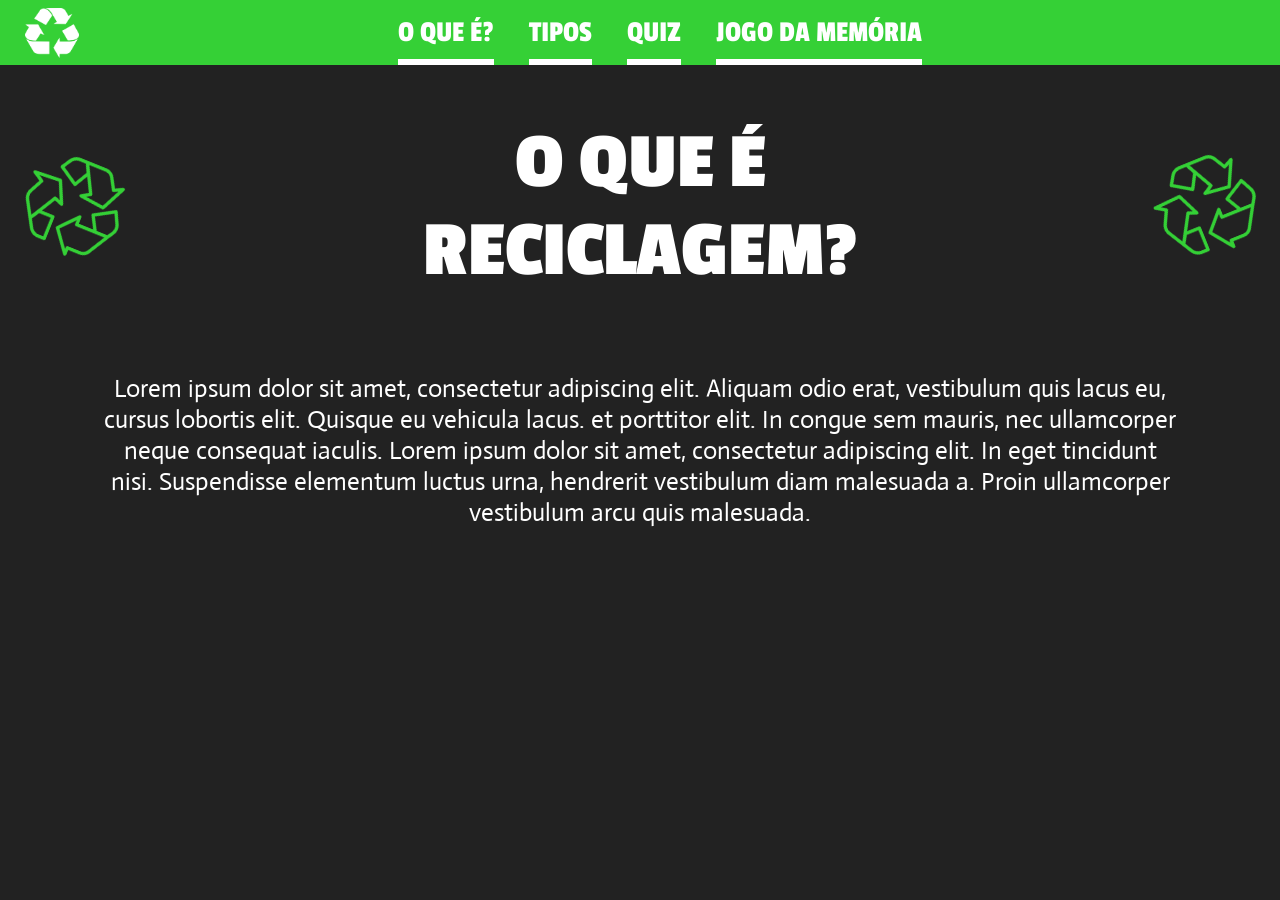
<file: templates/index.html>
<!DOCTYPE html>
<html lang="pt-br">

<head>
    <meta charset="UTF-8">
    <meta name="viewport" content="width=device-width, initial-scale=1">
    <title>EcoHub</title>
    <link rel="stylesheet" href="/style.css">
    <script src="/script.js" defer></script>
    <link rel="preconnect" href="https://fonts.googleapis.com">
    <link rel="preconnect" href="https://fonts.gstatic.com" crossorigin>
    <link href="https://fonts.googleapis.com/css2?family=Passion+One:wght@400;700;900&display=swap" rel="stylesheet">
    <link rel="preconnect" href="https://fonts.googleapis.com">
    <link rel="preconnect" href="https://fonts.gstatic.com" crossorigin>
    <link href="https://fonts.googleapis.com/css2?family=Actor&display=swap" rel="stylesheet">

</head>

<body>
    <div class="navbar">
        <img src="/img/recicle_logo.png" alt="logo" />
        <nav>
            <ul>
                <li><a href="/templates/index.html">O QUE É?</a></li>



                <li class="tipos">
                    <a href="#">TIPOS</a>


                    <div class="mega-menu">
                        <a href="/templates/papel.html" style="color: #42A4FF">PAPEL</a>
                        <a href="/templates/metal.html" style="color: #FBFF7E">METAL</a>
                        <a href="/templates/organico.html" style="color: #D29A23">ORGÂNICO</a>
                        <a href="/templates/radioativo.html" style="color: #F757FF">RADIOATIVO</a>
                        <a href="/templates/madeira.html" style="color: #191919">MADEIRA</a>
                        <a href="/templates/plastico.html" style="color: #FF6262">PLÁSTICO</a>
                        <a href="/templates/vidro.html" style="color: #AFFF69">VIDRO</a>
                        <a href="/templates/saude.html" style="color: #FFFFFF">SAÚDE</a>
                        <a href="/templates/pilha.html" style="color: #FF9602">PILHAS E BATERIAS</a>
                        <a href="/templates/naoreciclavel.html" style="color: #363636">NÃO RECICLÁVEL</a>
                    </div>
                </li>



                <li><a href="/templates/quiz.html">QUIZ</a></li>
                <li><a href="/templates/jogodamemoria.html">JOGO DA MEMÓRIA</a></li>
            </ul>
        </nav>
    </div>


    <div class="container">


        <div class="title">
            <img src="/img/recycle-sign.png" alt="recicle">
            <h1>O QUE É RECICLAGEM?</h1>
            <img src="/img/recycle-sign.png" alt="recicle" id="invert_recicle">
        </div>


        <div class="text">

            <p>Lorem ipsum dolor sit amet, consectetur adipiscing elit. Aliquam odio erat, vestibulum quis lacus eu,
                cursus lobortis elit. Quisque eu vehicula lacus. et porttitor elit. In congue sem mauris, nec
                ullamcorper neque consequat iaculis. Lorem ipsum dolor sit amet, consectetur adipiscing elit. In eget
                tincidunt nisi. Suspendisse elementum luctus urna, hendrerit vestibulum diam malesuada a. Proin
                ullamcorper vestibulum arcu quis malesuada.
            </p>
        </div>

    </div>




</body>

</html>
</file>
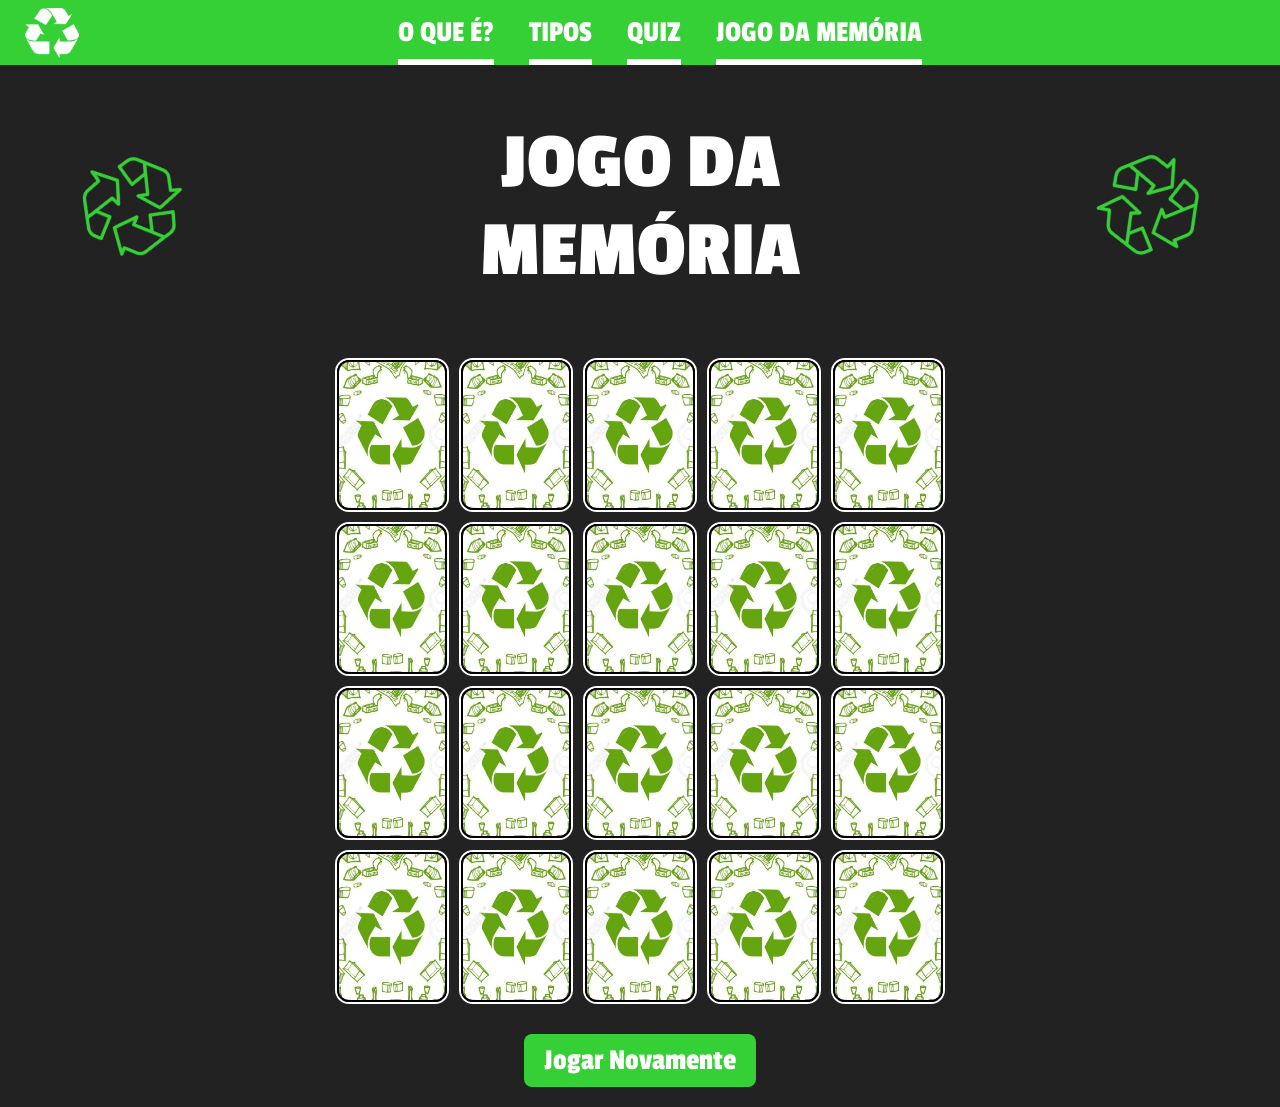
<file: templates/jogodamemoria.html>
<!DOCTYPE html>
<html lang="pt-br">

<head>
    <meta charset="UTF-8">
    <meta name="viewport" content="width=device-width, initial-scale=1">
    <title>EcoHub</title>
    <link rel="stylesheet" href="../style.css">
    <script src="../script.js" defer></script>
    <link rel="preconnect" href="https://fonts.googleapis.com">
    <link rel="preconnect" href="https://fonts.gstatic.com" crossorigin>
    <link href="https://fonts.googleapis.com/css2?family=Passion+One:wght@400;700;900&display=swap" rel="stylesheet">
    <link rel="preconnect" href="https://fonts.googleapis.com">
    <link rel="preconnect" href="https://fonts.gstatic.com" crossorigin>
    <link href="https://fonts.googleapis.com/css2?family=Actor&display=swap" rel="stylesheet">

</head>

<body>
    <div class="navbar">
        <a href="../index.html" style="cursor: pointer; margin: 0; display: flex; align-items: center;">
            <img src="../img/recicle_logo.png" alt="logo" style="display: block; max-height: 100%;">
        </a>
        <nav>
            <ul>
                <li><a href="../index.html">O QUE É?</a></li>



                <li class="tipos">
                    <a href="#">TIPOS</a>


                    <div class="mega-menu">
                        <a href="papel.html" style="color: #42A4FF">PAPEL</a>
                        <a href="metal.html" style="color: #FBFF7E">METAL</a>
                        <a href="organico.html" style="color: #D29A23">ORGÂNICO</a>
                        <a href="radioativo.html" style="color: #F757FF">RADIOATIVO</a>
                        <a href="madeira.html" style="color: #191919">MADEIRA</a>
                        <a href="plastico.html" style="color: #FF6262">PLÁSTICO</a>
                        <a href="vidro.html" style="color: #AFFF69">VIDRO</a>
                        <a href="saude.html" style="color: #FFFFFF">SAÚDE</a>
                        <a href="pilha.html" style="color: #FF9602">PILHAS E BATERIAS</a>
                        <a href="naoreciclavel.html" style="color: #363636">NÃO RECICLÁVEL</a>
                    </div>
                </li>



                <li><a href="quiz.html">QUIZ</a></li>
                <li><a href="jogodamemoria.html">JOGO DA MEMÓRIA</a></li>
            </ul>
        </nav>
    </div>


    <div class="container">


        <div class="title">
            <img src="../img/recycle-sign.png" alt="recicle">
            <h1>JOGO DA MEMÓRIA</h1>
            <img src="../img/recycle-sign.png" alt="recicle" id="invert_recicle">
        </div>



        <div class="container_jogo">

            <table class="tabela_cartas">

                <tr>
                    <td><img src="../img/fundo_carta.jpg" alt=""></td>
                    <td><img src="../img/fundo_carta.jpg" alt=""></td>
                    <td><img src="../img/fundo_carta.jpg" alt=""></td>
                    <td><img src="../img/fundo_carta.jpg" alt=""></td>
                    <td><img src="../img/fundo_carta.jpg" alt=""></td>
                </tr>
                <tr>
                    <td><img src="../img/fundo_carta.jpg" alt=""></td>
                    <td><img src="../img/fundo_carta.jpg" alt=""></td>
                    <td><img src="../img/fundo_carta.jpg" alt=""></td>
                    <td><img src="../img/fundo_carta.jpg" alt=""></td>
                    <td><img src="../img/fundo_carta.jpg" alt=""></td>
                </tr>
                <tr>
                    <td><img src="../img/fundo_carta.jpg" alt=""></td>
                    <td><img src="../img/fundo_carta.jpg" alt=""></td>
                    <td><img src="../img/fundo_carta.jpg" alt=""></td>
                    <td><img src="../img/fundo_carta.jpg" alt=""></td>
                    <td><img src="../img/fundo_carta.jpg" alt=""></td>
                </tr>
                <tr>
                    <td><img src="../img/fundo_carta.jpg" alt=""></td>
                    <td><img src="../img/fundo_carta.jpg" alt=""></td>
                    <td><img src="../img/fundo_carta.jpg" alt=""></td>
                    <td><img src="../img/fundo_carta.jpg" alt=""></td>
                    <td><img src="../img/fundo_carta.jpg" alt=""></td>
                </tr>

            </table>


            <div style="text-align: center; margin-bottom: 20px;">
                <button id="btn-reiniciar">
                    Jogar Novamente
                </button>

            </div>

        </div>




</body>

</html>
</file>
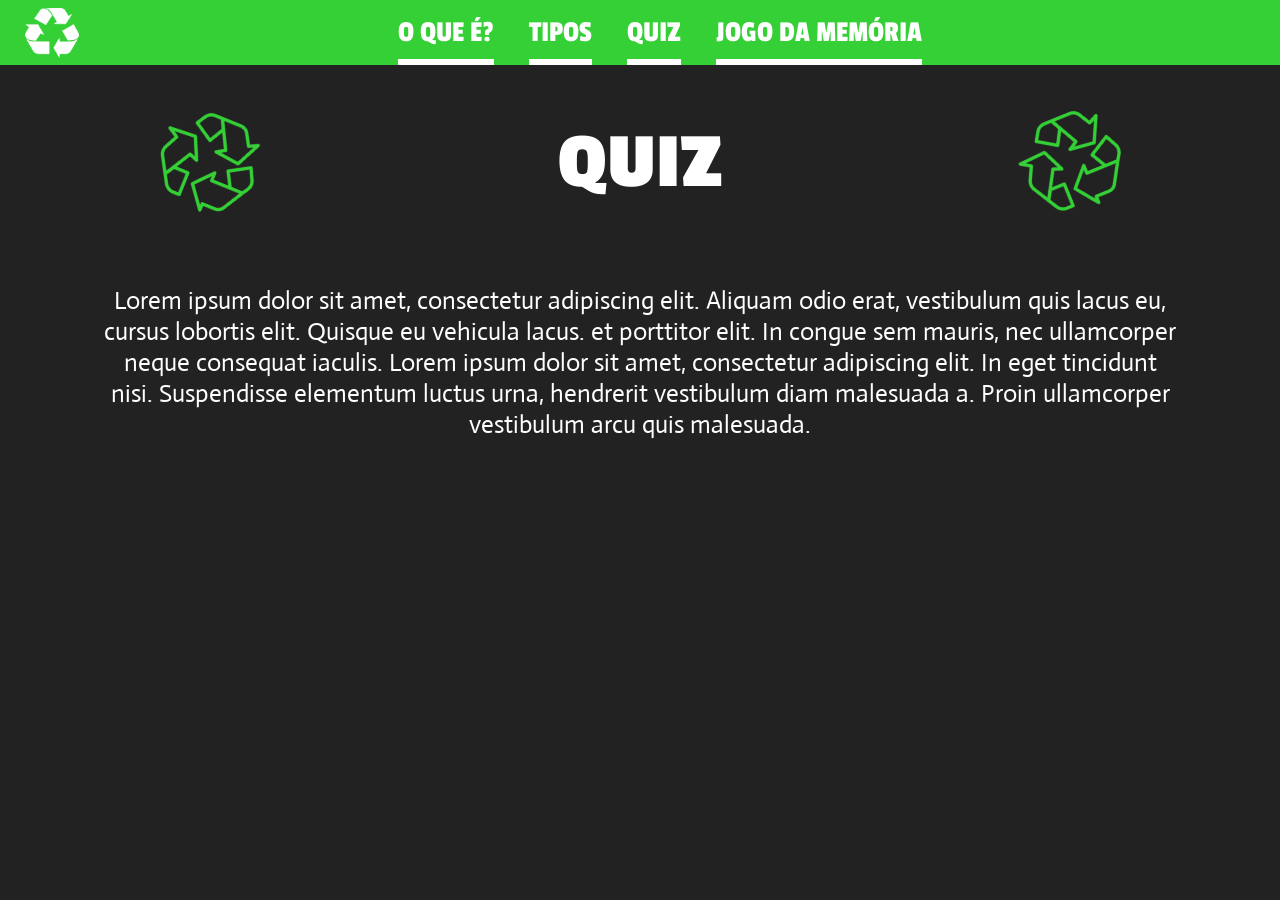
<file: templates/quiz.html>
<!DOCTYPE html>
<html lang="pt-br">

<head>
    <meta charset="UTF-8">
    <meta name="viewport" content="width=device-width, initial-scale=1">
    <title>EcoHub</title>
    <link rel="stylesheet" href="../style.css">
    <script src="../script.js" defer></script>
    <link rel="preconnect" href="https://fonts.googleapis.com">
    <link rel="preconnect" href="https://fonts.gstatic.com" crossorigin>
    <link href="https://fonts.googleapis.com/css2?family=Passion+One:wght@400;700;900&display=swap" rel="stylesheet">
    <link rel="preconnect" href="https://fonts.googleapis.com">
    <link rel="preconnect" href="https://fonts.gstatic.com" crossorigin>
    <link href="https://fonts.googleapis.com/css2?family=Actor&display=swap" rel="stylesheet">

</head>

<body>
    <div class="navbar">
        <a href="../index.html" style="cursor: pointer; margin: 0; display: flex; align-items: center;">
            <img src="../img/recicle_logo.png" alt="logo" style="display: block; max-height: 100%;">
        </a>
        <nav>
            <ul>
                <li><a href="../index.html">O QUE É?</a></li>



                <li class="tipos">
                    <a href="#">TIPOS</a>


                    <div class="mega-menu">
                        <a href="papel.html" style="color: #42A4FF">PAPEL</a>
                        <a href="metal.html" style="color: #FBFF7E">METAL</a>
                        <a href="organico.html" style="color: #D29A23">ORGÂNICO</a>
                        <a href="radioativo.html" style="color: #F757FF">RADIOATIVO</a>
                        <a href="madeira.html" style="color: #191919">MADEIRA</a>
                        <a href="plastico.html" style="color: #FF6262">PLÁSTICO</a>
                        <a href="vidro.html" style="color: #AFFF69">VIDRO</a>
                        <a href="saude.html" style="color: #FFFFFF">SAÚDE</a>
                        <a href="pilha.html" style="color: #FF9602">PILHAS E BATERIAS</a>
                        <a href="naoreciclavel.html" style="color: #363636">NÃO RECICLÁVEL</a>
                    </div>
                </li>



                <li><a href="quiz.html">QUIZ</a></li>
                <li><a href="jogodamemoria.html">JOGO DA MEMÓRIA</a></li>
            </ul>
        </nav>
    </div>


    <div class="container">


        <div class="title">
            <img src="../img/recycle-sign.png" alt="recicle">
            <h1>QUIZ</h1>
            <img src="../img/recycle-sign.png" alt="recicle" id="invert_recicle">
        </div>


        <div class="text">

            <p>Lorem ipsum dolor sit amet, consectetur adipiscing elit. Aliquam odio erat, vestibulum quis lacus eu,
                cursus lobortis elit. Quisque eu vehicula lacus. et porttitor elit. In congue sem mauris, nec
                ullamcorper neque consequat iaculis. Lorem ipsum dolor sit amet, consectetur adipiscing elit. In eget
                tincidunt nisi. Suspendisse elementum luctus urna, hendrerit vestibulum diam malesuada a. Proin
                ullamcorper vestibulum arcu quis malesuada.
            </p>
        </div>

    </div>




</body>

</html>
</file>
<file: style.css>
body {
    margin: 0;
    padding: 0;
    background-color: #222222;

}

.navbar {
    display: flex;
    flex-direction: row;
    justify-content: center;
    align-items: center;
    background-color: #35D036;
}

.navbar ul {
    display: flex;
    flex-direction: row;
    gap: 35px;
}

.navbar ul li {
    list-style: none;
    font-family: "Passion One";
}

.navbar ul li a {
    text-decoration: underline 6px solid white;
    text-underline-offset: 18px;
    color: white;
    font-size: 30px;
}

.navbar img {
    height: 50px;
    position: absolute;
    left: 25px;
}

.mega-menu {
    position: absolute;
    left: 50%;
    transform: translateX(-50%);

    width: 700px;
    background: #6b6b6b;
    border-radius: 15px;
    padding: 20px;

    display: none;

    grid-template-columns: repeat(5, 1fr);
    gap: 15px;
    z-index: 2;
}

/* mostrar ao passar o mouse */
.tipos:hover .mega-menu {
    display: grid;

}

/* itens */
.navbar .mega-menu a {
    text-decoration: none;
    color: white;
    font-size: 30px;
    text-align: center;
}

.navbar .mega-menu a:hover {
    text-shadow: 0 8px 16px rgba(0, 0, 0, 0.8);
    transform: scale(1.10);
}





.container {
    display: flex;
    flex-direction: column;
    align-items: center;
    padding: 0 100px 0 100px;
}


.title {
    font-family: "Passion One";
    font-size: 40px;
    color: white;
    display: flex;
    flex-direction: row;
    align-items: center;
    gap: 300px;
    text-align: center;


}

.title img {
    height: 100px;
    transform: rotateZ(22deg);
}

#invert_recicle {
    transform: rotateZ(-22deg);
}



.text {
    color: white;
    font-size: 25px;
    font-family: "Actor";
    text-align: center;
}

.image img {
    width: 70%;
    text-align: center;
    border: 5px solid;
    border-radius: 14px;
}

.image {
    display: flex;
    justify-content: center;
    margin-bottom: 10px;

}

.tabela_cartas {
    border-collapse: separate;
    border-spacing: 10px 10px;
    margin: 0 auto;
}

.tabela_cartas td {
    border: 2px solid white;
    border-radius: 14px;
    cursor: pointer;
    perspective: 1000px;

    /* AQUI ESTÁ A MÁGICA: Largura e altura fixas para as linhas não colapsarem */
    width: 110px;
    height: 150px;
    padding: 0;
}

.tabela_cartas img {
    /* Mudamos para 100% para ele preencher o td de 150px certinho */
    width: 100%;
    height: 100%;
    border-radius: 12px;
    border: 2px solid black;
    box-sizing: border-box;
}

/* =========================================
   LÓGICA DA ANIMAÇÃO 3D (MANTENHA IGUAL)
========================================= */
.card-inner {
    width: 100%;
    height: 100%;
    position: relative;
    transition: transform 0.6s cubic-bezier(0.4, 0.2, 0.2, 1);
    transform-style: preserve-3d;
}

.card-inner.flip {
    transform: rotateY(180deg);
}

.card-front,
.card-back {
    width: 100%;
    height: 100%;
    position: absolute;
    backface-visibility: hidden;
    border-radius: 12px;
}

.card-back {
    transform: rotateY(180deg);
}

#btn-reiniciar {
    padding: 10px 20px;
    font-size: 30px;
    font-family: "Passion One";
    border-radius: 8px;
    border: none;
    background-color: #35D036;
    color: white;
    cursor: pointer;
    margin-top: 20px;
}

.botao {
    padding: 10px 20px;
    font-size: 30px;
    font-family: "Passion One";
    border-radius: 8px;
    border: none;
    background-color: #35D036;
    color: white;
    cursor: pointer;
    margin-top: 20px;

}












@media (max-width: 1100px) {
    .navbar ul {
        gap: 25px;
    }

    .navbar ul li a {
        font-size: 42px;
        text-decoration: underline 7px solid white;
        text-underline-offset: 18px;
    }

    .navbar img {
        height: 60px;
        position: absolute;
        left: 10px;
    }

    .container {
        padding: 0 30px 0 30px;
    }

    .title {

        gap: 20px;
        font-size: 45px;

    }

    .title img {
        height: 120px;
        transform: rotateZ(22deg);
    }

    .text {
        font-size: 40px;
    }

    .image img {
        border: 5px solid;
        border-radius: 12px;
    }

    .image {
        margin-bottom: 8px;

    }

    .mega-menu {

        width: 700px;
        background: #6b6b6b;
        border-radius: 12px;
        padding: 8px;
        gap: 10px;
    }

    .navbar .mega-menu a {
        font-size: 30px;
    }

    .tabela_cartas img {
        border-radius: 12px;
        border: 2px solid black;
        margin-bottom: -4px;
    }

    .tabela_cartas td {
        border: 2px solid rgb(255, 255, 255);
        border-radius: 14px;
        cursor: pointer;


    }

    .tabela_cartas {
        border-collapse: separate;
        border-spacing: 10px 10px;
    }

    #btn-reiniciar {
        padding: 8px 12px;
        font-size: 35px;
        border-radius: 8px;
    }
    .botao{
        padding: 8px 12px;
        font-size: 35px;
        border-radius: 8px;
    }


}




@media (max-width: 768px) {
    .navbar {
        flex-direction: row;
        align-items: center;

    }

    .navbar ul {
        flex-direction: row;

        align-items: center;
        gap: 20px;
    }

    .navbar ul li a {
        font-size: 21px;
        text-decoration: underline 4px solid white;
        text-underline-offset: 17px;
    }

    .navbar ul {
        gap: 20px;
    }

    .navbar img {
        height: 30px;
        position: absolute;
        left: 5px;
    }

    .container {
        padding: 0 20px 0 20px;
    }

    .title {

        gap: 20px;
        font-size: 20px;

    }

    .title img {
        height: 50px;
        transform: rotateZ(22deg);
    }

    .text {
        font-size: 19px;
    }

    .image img {
        border: 3px solid;
        border-radius: 10px;
    }

    .image {
        margin-bottom: 5px;

    }


    .mega-menu {

        width: 350px;
        background: #6b6b6b;
        border-radius: 5px;
        padding: 5px;
        gap: 5px;
    }

    .navbar .mega-menu a {
        font-size: 17px;
    }



    .tabela_cartas img {
        height: 80px;
        border-radius: 10px;
        border: 1px solid black;
        margin-bottom: -4px;
    }

    .tabela_cartas td {
        border: 2px solid white;
        border-radius: 12px;
        cursor: pointer;
        width: 58px;
        height: 80px;
        padding: 0;
    }

    .tabela_cartas {
        border-collapse: separate;
        border-spacing: 10px 10px;
    }

    #btn-reiniciar {
        padding: 8px 12px;
        font-size: 16px;
        border-radius: 8px;
    }
    .botao{
        padding: 8px 12px;
        font-size: 16px;
        border-radius: 8px;
    }


}











@media (max-width: 412px) {
    .navbar {
        flex-direction: row;
        align-items: center;

    }

    .navbar ul {
        flex-direction: row;

        align-items: center;
        gap: 10px;
    }

    .navbar ul li a {
        font-size: 15px;
        text-decoration: underline 3px solid white;
        text-underline-offset: 17px;
    }

    .navbar ul {
        gap: 10px;
    }

    .navbar img {
        height: 25px;
        position: absolute;
        left: 5px;
    }

    .container {
        padding: 0 20px 0 20px;
    }

    .title {

        gap: 15px;
        font-size: 20px;

    }

    .title img {
        height: 45px;
        transform: rotateZ(22deg);
    }

    .text {
        font-size: 15px;
    }

    .image img {
        border: 3px solid;
        border-radius: 8px;
    }

    .image {
        margin-bottom: 5px;

    }


    .mega-menu {

        width: 300px;
        background: #6b6b6b;
        border-radius: 5px;
        padding: 5px;
        gap: 3px;
    }

    .navbar .mega-menu a {
        font-size: 13px;
    }

    .tabela_cartas img {
        height: 60px;
        border-radius: 6px;
        border: 1px solid black;
        margin-bottom: -4px;
    }

    .tabela_cartas td {
        border: 1px solid white;
        border-radius: 8px;
        cursor: pointer;
        width: 44px;
        height: 60px;
        padding: 0;
    }

    .tabela_cartas {
        border-collapse: separate;
        border-spacing: 10px 10px;
    }

    #btn-reiniciar {
        padding: 5px 10px;
        font-size: 10px;
        border-radius: 6px;
    }
    .botao{
        padding: 8px 12px;
        font-size: 16px;
        border-radius: 8px;
    }
}
</file>
